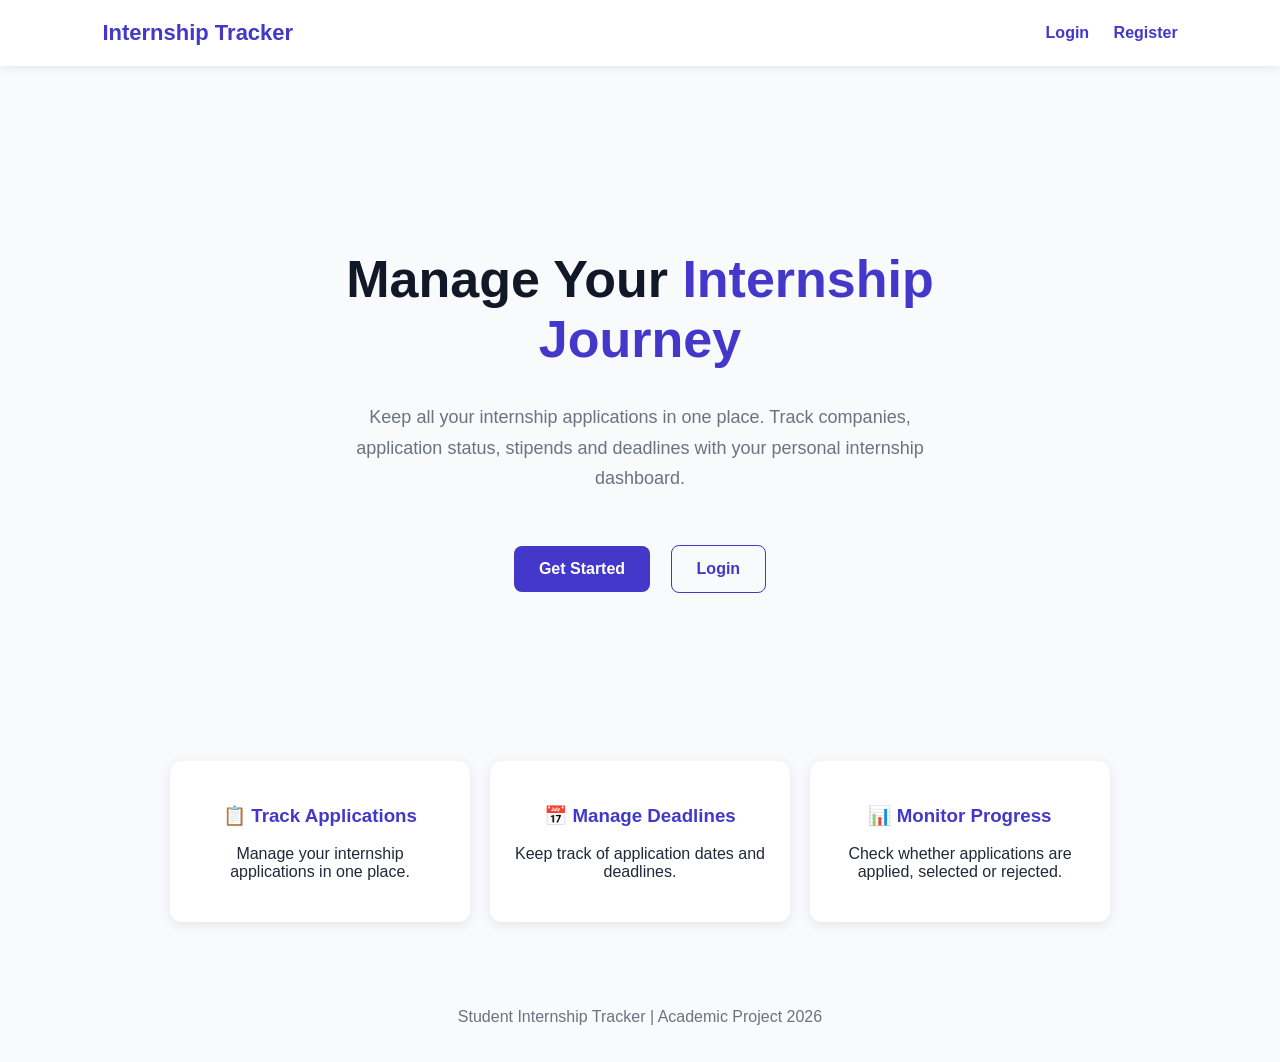
<file: src/main/webapp/index.html>
<!DOCTYPE html>
<html lang="en">
<head>
    <meta charset="UTF-8">
    <meta name="viewport" content="width=device-width, initial-scale=1.0">

    <title>Student Internship Tracker</title>

    <style>
        * {
            box-sizing: border-box;
        }

        body {
            margin: 0;
            font-family: Arial, sans-serif;
            background: #f8fafc;
            color: #1f2937;
        }

        nav {
            display: flex;
            justify-content: space-between;
            align-items: center;
            padding: 20px 8%;
            background: white;
            box-shadow: 0 2px 8px #e5e7eb;
        }

        .logo {
            font-size: 22px;
            font-weight: bold;
            color: #4338ca;
        }

        nav a {
            text-decoration: none;
            color: #4338ca;
            font-weight: bold;
            margin-left: 20px;
        }

        .hero {
            min-height: 75vh;
            display: flex;
            flex-direction: column;
            justify-content: center;
            align-items: center;
            text-align: center;
            padding: 30px 20px;
        }

        .hero h1 {
            font-size: clamp(32px, 5vw, 52px);
            max-width: 750px;
            margin-bottom: 15px;
            color: #111827;
        }

        .hero h1 span {
            color: #4338ca;
        }

        .hero p {
            max-width: 600px;
            font-size: 18px;
            line-height: 1.7;
            color: #6b7280;
        }

        .buttons {
            margin-top: 25px;
        }

        .btn {
            display: inline-block;
            padding: 14px 25px;
            margin: 8px;
            border-radius: 8px;
            text-decoration: none;
            font-weight: bold;
        }

        .primary {
            background: #4338ca;
            color: white;
        }

        .secondary {
            border: 1px solid #4338ca;
            color: #4338ca;
        }

        .features {
            display: flex;
            justify-content: center;
            flex-wrap: wrap;
            gap: 20px;
            padding: 20px 8% 50px;
        }

        .feature {
            flex: 1 1 220px;
            max-width: 300px;
            padding: 25px;
            background: white;
            border-radius: 12px;
            box-shadow: 0 3px 12px #e5e7eb;
            text-align: center;
        }

        .feature h3 {
            color: #4338ca;
        }

        footer {
            text-align: center;
            padding: 20px;
            color: #6b7280;
        }

        @media (max-width: 500px) {
            nav {
                padding: 18px;
            }

            .logo {
                font-size: 17px;
            }

            nav a {
                margin-left: 10px;
                font-size: 14px;
            }
        }
    </style>
</head>

<body>

    <nav>
        <div class="logo">Internship Tracker</div>

        <div>
            <a href="login.html">Login</a>
            <a href="register.html">Register</a>
        </div>
    </nav>

    <section class="hero">

        <h1>Manage Your <span>Internship Journey</span></h1>

        <p>
            Keep all your internship applications in one place.
            Track companies, application status, stipends and deadlines
            with your personal internship dashboard.
        </p>

        <div class="buttons">
            <a href="register.html" class="btn primary">
                Get Started
            </a>

            <a href="login.html" class="btn secondary">
                Login
            </a>
        </div>

    </section>

    <section class="features">

        <div class="feature">
            <h3>📋 Track Applications</h3>
            <p>Manage your internship applications in one place.</p>
        </div>

        <div class="feature">
            <h3>📅 Manage Deadlines</h3>
            <p>Keep track of application dates and deadlines.</p>
        </div>

        <div class="feature">
            <h3>📊 Monitor Progress</h3>
            <p>Check whether applications are applied, selected or rejected.</p>
        </div>

    </section>

    <footer>
        <p>Student Internship Tracker | Academic Project 2026</p>
    </footer>

</body>
</html>
</file>
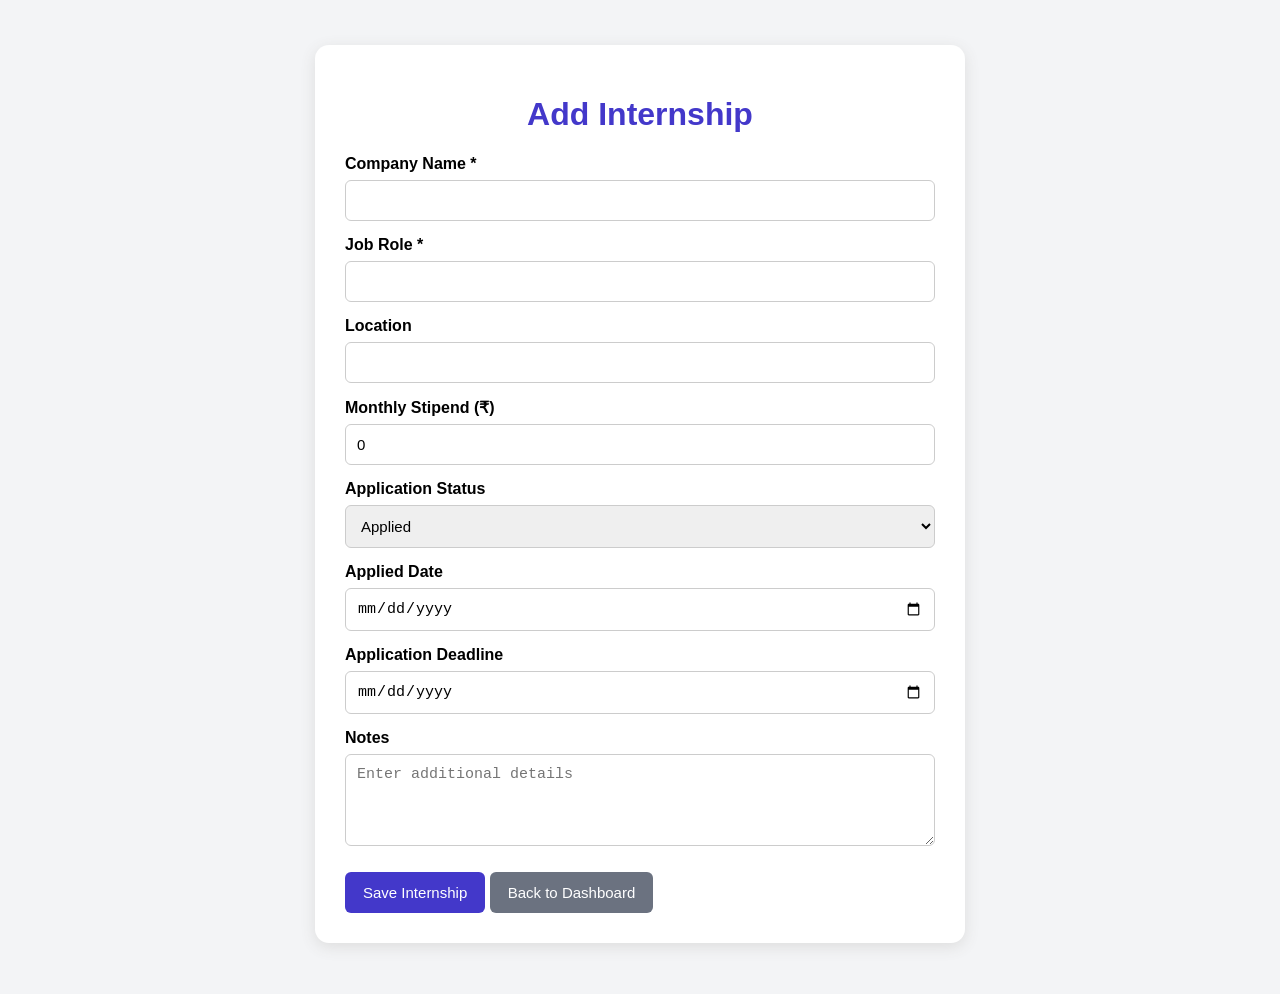
<file: src/main/webapp/add-internship.html>
<!DOCTYPE html>
<html lang="en">
<head>
    <meta charset="UTF-8">
    <meta name="viewport" content="width=device-width, initial-scale=1.0">

    <title>Add Internship | Student Internship Tracker</title>

    <style>
        * {
            box-sizing: border-box;
        }

        body {
            font-family: Arial, sans-serif;
            background: #f3f4f6;
            margin: 0;
            padding: 25px;
        }

        .container {
            max-width: 650px;
            margin: 20px auto;
            background: white;
            padding: 30px;
            border-radius: 14px;
            box-shadow: 0 4px 15px #ddd;
        }

        h1 {
            color: #4338ca;
            text-align: center;
        }

        label {
            display: block;
            margin-top: 15px;
            font-weight: bold;
        }

        input, select, textarea {
            width: 100%;
            padding: 11px;
            margin-top: 7px;
            border: 1px solid #ccc;
            border-radius: 6px;
            font-size: 15px;
        }

        button, .back {
            display: inline-block;
            margin-top: 22px;
            padding: 12px 18px;
            border: none;
            border-radius: 6px;
            background: #4338ca;
            color: white;
            text-decoration: none;
            cursor: pointer;
            font-size: 15px;
        }

        .back {
            background: #6b7280;
        }

        button:hover, .back:hover {
            opacity: 0.85;
        }
    </style>
</head>

<body>

    <div class="container">

        <h1>Add Internship</h1>

        <form action="add-internship" method="post">

            <label for="company">Company Name *</label>
            <input type="text" id="company" name="company" required>

            <label for="role">Job Role *</label>
            <input type="text" id="role" name="role" required>

            <label for="location">Location</label>
            <input type="text" id="location" name="location">

            <label for="stipend">Monthly Stipend (₹)</label>
            <input type="number" id="stipend" name="stipend"
                   min="0" step="0.01" value="0">

            <label for="status">Application Status</label>
            <select id="status" name="status">
                <option value="Applied">Applied</option>
                <option value="Interview">Interview</option>
                <option value="Selected">Selected</option>
                <option value="Rejected">Rejected</option>
            </select>

            <label for="appliedDate">Applied Date</label>
            <input type="date" id="appliedDate" name="appliedDate">

            <label for="deadline">Application Deadline</label>
            <input type="date" id="deadline" name="deadline">

            <label for="notes">Notes</label>
            <textarea id="notes" name="notes" rows="4"
                      placeholder="Enter additional details"></textarea>

            <button type="submit">Save Internship</button>

            <a href="dashboard" class="back">Back to Dashboard</a>

        </form>

    </div>

</body>
</html>
</file>
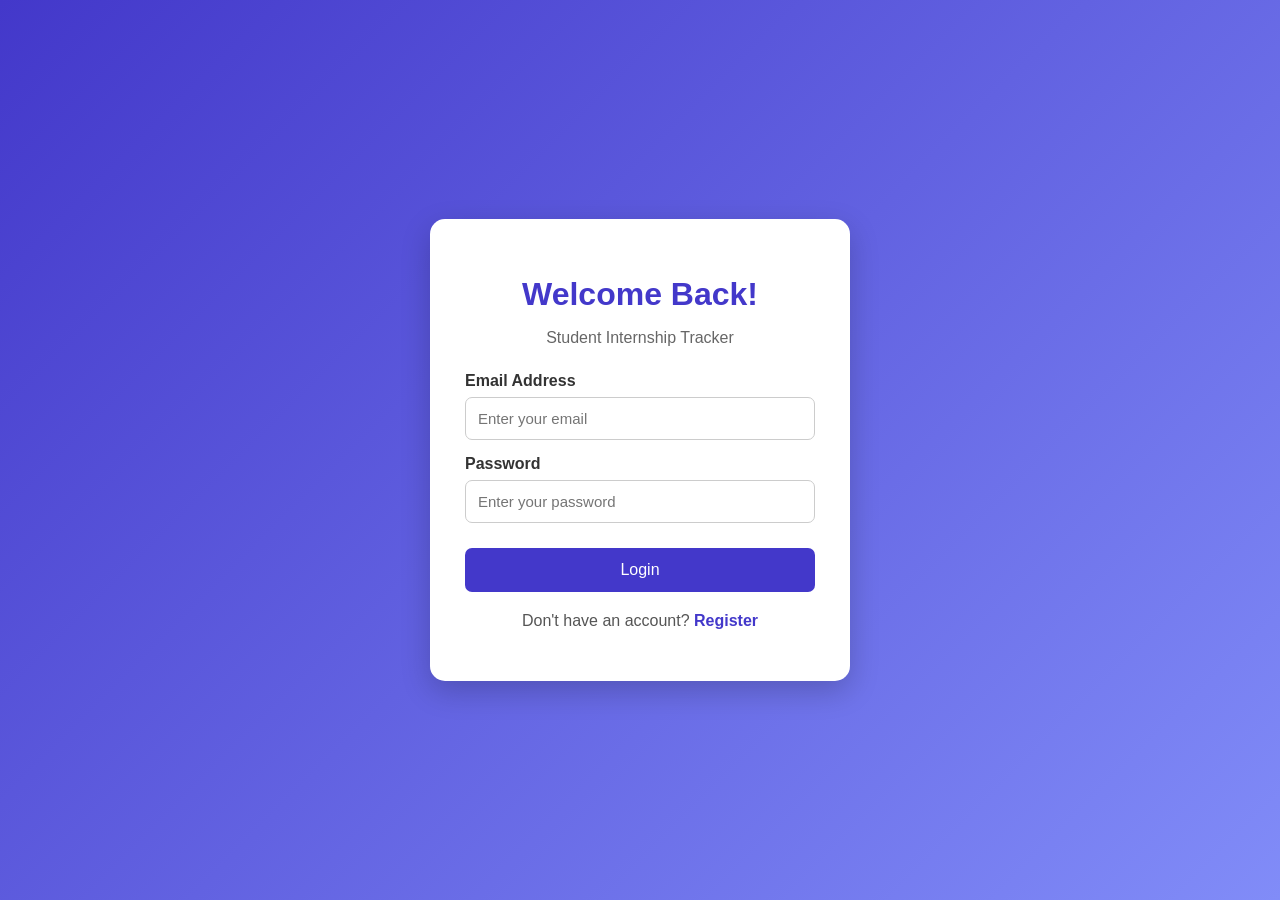
<file: src/main/webapp/login.html>
<!DOCTYPE html>
<html lang="en">
<head>
    <meta charset="UTF-8">
    <meta name="viewport" content="width=device-width, initial-scale=1.0">

    <title>Login | Student Internship Tracker</title>

    <style>
        * {
            box-sizing: border-box;
        }

        body {
            margin: 0;
            font-family: Arial, sans-serif;
            background: linear-gradient(135deg, #4338ca, #818cf8);
            min-height: 100vh;
            display: flex;
            justify-content: center;
            align-items: center;
            padding: 20px;
        }

        .card {
            background: white;
            width: 100%;
            max-width: 420px;
            padding: 35px;
            border-radius: 15px;
            box-shadow: 0 10px 30px rgba(0, 0, 0, 0.2);
        }

        h1 {
            text-align: center;
            color: #4338ca;
            margin-bottom: 10px;
        }

        .subtitle {
            text-align: center;
            color: #666;
            margin-bottom: 25px;
        }

        label {
            display: block;
            margin-top: 15px;
            font-weight: bold;
            color: #333;
        }

        input {
            width: 100%;
            padding: 12px;
            margin-top: 7px;
            border: 1px solid #ccc;
            border-radius: 7px;
            font-size: 15px;
        }

        input:focus {
            outline: none;
            border-color: #4338ca;
        }

        button {
            width: 100%;
            padding: 13px;
            margin-top: 25px;
            background: #4338ca;
            color: white;
            border: none;
            border-radius: 7px;
            font-size: 16px;
            cursor: pointer;
        }

        button:hover {
            background: #3730a3;
        }

        .message {
            text-align: center;
            margin-top: 15px;
            color: #15803d;
        }

        .error {
            color: #dc2626;
        }

        .register-link {
            text-align: center;
            margin-top: 20px;
            color: #555;
        }

        a {
            color: #4338ca;
            text-decoration: none;
            font-weight: bold;
        }

        a:hover {
            text-decoration: underline;
        }
    </style>
</head>

<body>

    <div class="card">

        <h1>Welcome Back!</h1>

        <p class="subtitle">Student Internship Tracker</p>

        <div id="message" class="message"></div>

        <form action="login" method="post">

            <label for="email">Email Address</label>
            <input type="email" id="email" name="email"
                   placeholder="Enter your email" required>

            <label for="password">Password</label>
            <input type="password" id="password" name="password"
                   placeholder="Enter your password" required>

            <button type="submit">Login</button>

        </form>

        <p class="register-link">
            Don't have an account?
            <a href="register.html">Register</a>
        </p>

    </div>

    <script>
        const params = new URLSearchParams(window.location.search);
        const message = document.getElementById("message");

        if (params.get("registered") === "1") {
            message.textContent = "Registration successful! Please login.";
        } else if (params.get("error") === "1") {
            message.textContent = "Invalid email or password.";
            message.classList.add("error");
        } else if (params.get("logout") === "1") {
            message.textContent = "You have logged out successfully.";
        }
    </script>

</body>
</html>
</file>
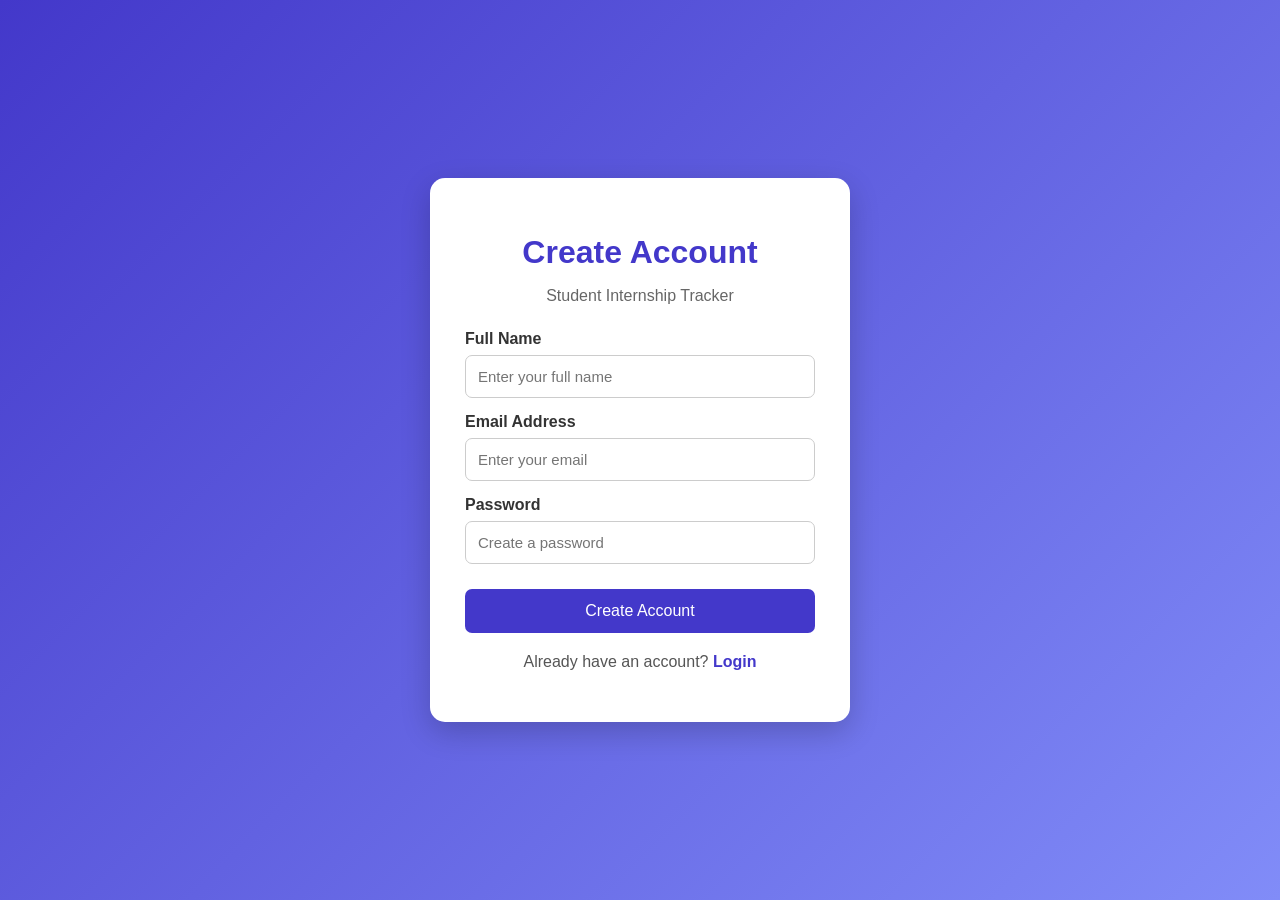
<file: src/main/webapp/register.html>
<!DOCTYPE html>
<html lang="en">
<head>
    <meta charset="UTF-8">
    <meta name="viewport" content="width=device-width, initial-scale=1.0">

    <title>Register | Student Internship Tracker</title>

    <style>
        * {
            box-sizing: border-box;
        }

        body {
            margin: 0;
            font-family: Arial, sans-serif;
            background: linear-gradient(135deg, #4338ca, #818cf8);
            min-height: 100vh;
            display: flex;
            justify-content: center;
            align-items: center;
            padding: 20px;
        }

        .card {
            background: white;
            width: 100%;
            max-width: 420px;
            padding: 35px;
            border-radius: 15px;
            box-shadow: 0 10px 30px rgba(0, 0, 0, 0.2);
        }

        h1 {
            text-align: center;
            color: #4338ca;
            margin-bottom: 10px;
        }

        .subtitle {
            text-align: center;
            color: #666;
            margin-bottom: 25px;
        }

        label {
            display: block;
            margin-top: 15px;
            font-weight: bold;
            color: #333;
        }

        input {
            width: 100%;
            padding: 12px;
            margin-top: 7px;
            border: 1px solid #ccc;
            border-radius: 7px;
            font-size: 15px;
        }

        input:focus {
            outline: none;
            border-color: #4338ca;
        }

        button {
            width: 100%;
            padding: 13px;
            margin-top: 25px;
            background: #4338ca;
            color: white;
            border: none;
            border-radius: 7px;
            font-size: 16px;
            cursor: pointer;
        }

        button:hover {
            background: #3730a3;
        }

        .login-link {
            text-align: center;
            margin-top: 20px;
            color: #555;
        }

        a {
            color: #4338ca;
            text-decoration: none;
            font-weight: bold;
        }

        a:hover {
            text-decoration: underline;
        }
    </style>
</head>

<body>

    <div class="card">

        <h1>Create Account</h1>

        <p class="subtitle">Student Internship Tracker</p>

        <form action="register" method="post">

            <label for="name">Full Name</label>
            <input type="text" id="name" name="name"
                   placeholder="Enter your full name" required>

            <label for="email">Email Address</label>
            <input type="email" id="email" name="email"
                   placeholder="Enter your email" required>

            <label for="password">Password</label>
            <input type="password" id="password" name="password"
                   placeholder="Create a password"
                   minlength="8" required>

            <button type="submit">Create Account</button>

        </form>

        <p class="login-link">
            Already have an account?
            <a href="login.html">Login</a>
        </p>

    </div>

</body>
</html>
</file>
